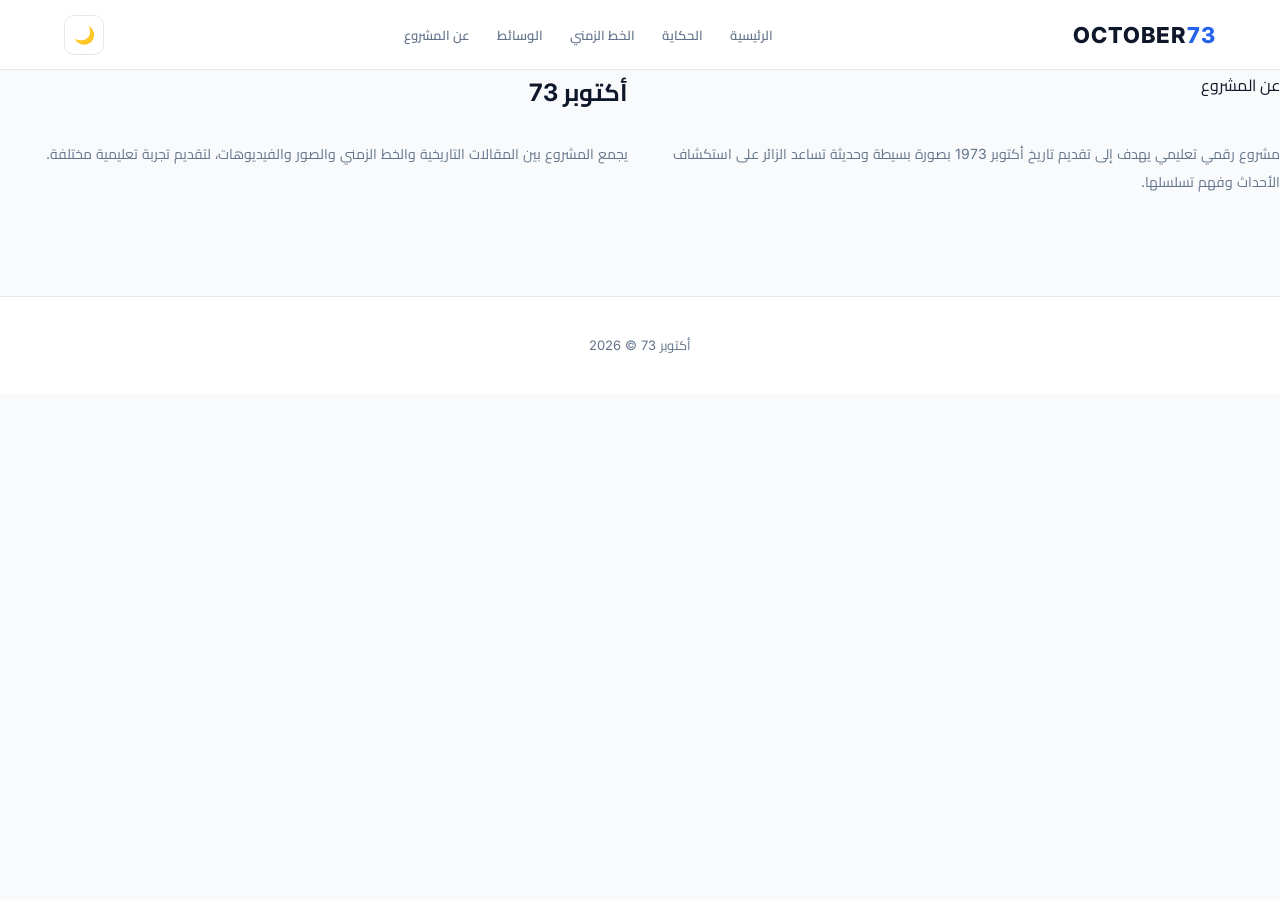
<file: about.html>
<!DOCTYPE html>
<html lang="ar" dir="rtl">

<head>

    <meta charset="UTF-8">

    <meta
        name="viewport"
        content="width=device-width, initial-scale=1.0"
    >

    <title>أكتوبر 73 | عن المشروع</title>

    <link rel="stylesheet" href="style.css">
    <link rel="stylesheet" href="home.css">

</head>

<body>

    <header class="navbar">

        <div class="nav-logo">
            OCTOBER<span>73</span>
        </div>

        <nav>

            <a href="home.html">الرئيسية</a>

            <a href="story.html">الحكاية</a>

            <a href="timeline.html">الخط الزمني</a>

            <a href="media.html">الوسائط</a>

            <a href="about.html">عن المشروع</a>

        </nav>

        <button
            id="themeButton"
            class="theme-button"
        >
            🌙
        </button>

    </header>


    <main>

        <section class="about-section">

            <div class="about-content">

                <span>
                    عن المشروع
                </span>

                <h1>
                    أكتوبر 73
                </h1>

                <p>
                    مشروع رقمي تعليمي يهدف إلى تقديم
                    تاريخ أكتوبر 1973 بصورة بسيطة
                    وحديثة تساعد الزائر على استكشاف
                    الأحداث وفهم تسلسلها.
                </p>

                <p>
                    يجمع المشروع بين المقالات التاريخية
                    والخط الزمني والصور والفيديوهات،
                    لتقديم تجربة تعليمية مختلفة.
                </p>

            </div>

        </section>

    </main>


    <footer>

        <p>
            أكتوبر 73 © 2026
        </p>

    </footer>


    <script src="theme.js"></script>

</body>

</html>
</file>
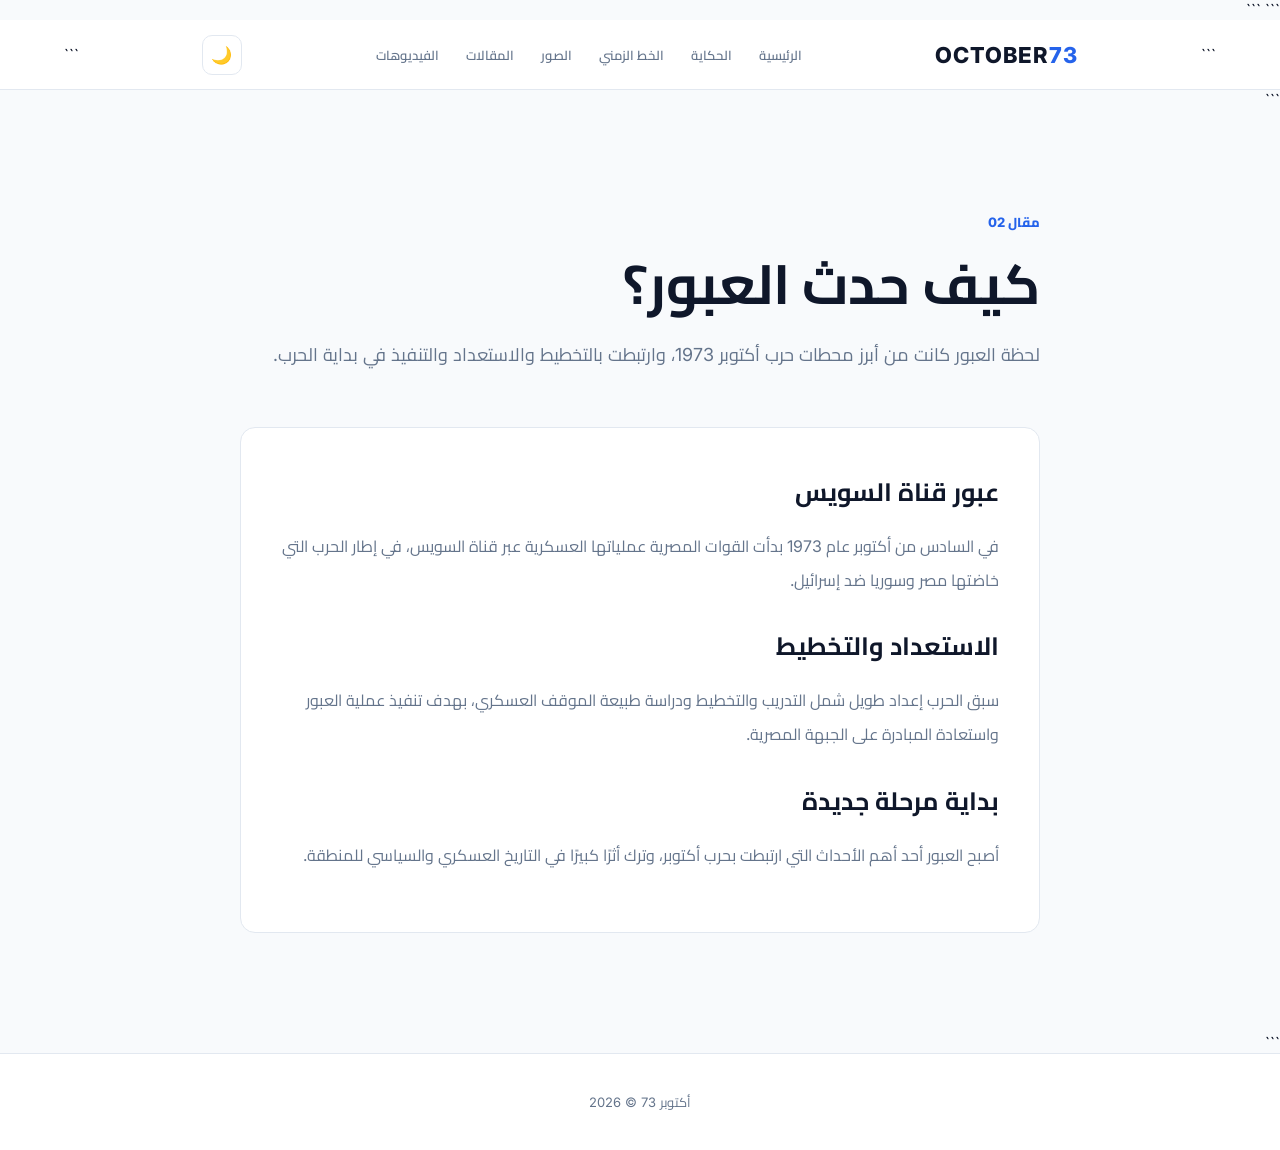
<file: article-2.html>
<!DOCTYPE html>

<html lang="ar" dir="rtl">

<head>
    <meta charset="UTF-8">
    <meta name="viewport" content="width=device-width, initial-scale=1.0">

```
<title>أكتوبر 73 | كيف حدث العبور؟</title>

<link rel="stylesheet" href="style.css">
<link rel="stylesheet" href="home.css">
```

</head>

<body>

<header class="navbar">

```
<div class="nav-logo">
    OCTOBER<span>73</span>
</div>

<nav>
    <a href="home.html">الرئيسية</a>
    <a href="story.html">الحكاية</a>
    <a href="timeline.html">الخط الزمني</a>
    <a href="images.html">الصور</a>
    <a href="articles.html">المقالات</a>
    <a href="videos.html">الفيديوهات</a>
</nav>

<button id="themeButton" class="theme-button">🌙</button>
```

</header>

<main>

```
<article class="article-page">

    <span class="article-label">مقال 02</span>

    <h1>كيف حدث العبور؟</h1>

    <p class="article-intro">
        لحظة العبور كانت من أبرز محطات حرب أكتوبر 1973،
        وارتبطت بالتخطيط والاستعداد والتنفيذ في بداية الحرب.
    </p>


    <div class="article-body">

        <h2>عبور قناة السويس</h2>

        <p>
            في السادس من أكتوبر عام 1973 بدأت القوات المصرية
            عملياتها العسكرية عبر قناة السويس، في إطار الحرب
            التي خاضتها مصر وسوريا ضد إسرائيل.
        </p>

        <h2>الاستعداد والتخطيط</h2>

        <p>
            سبق الحرب إعداد طويل شمل التدريب والتخطيط ودراسة
            طبيعة الموقف العسكري، بهدف تنفيذ عملية العبور
            واستعادة المبادرة على الجبهة المصرية.
        </p>

        <h2>بداية مرحلة جديدة</h2>

        <p>
            أصبح العبور أحد أهم الأحداث التي ارتبطت بحرب أكتوبر،
            وترك أثرًا كبيرًا في التاريخ العسكري والسياسي للمنطقة.
        </p>

    </div>

</article>
```

</main>

<footer>
    <p>أكتوبر 73 © 2026</p>
</footer>

<script src="theme.js"></script>

</body>
</html>
</file>
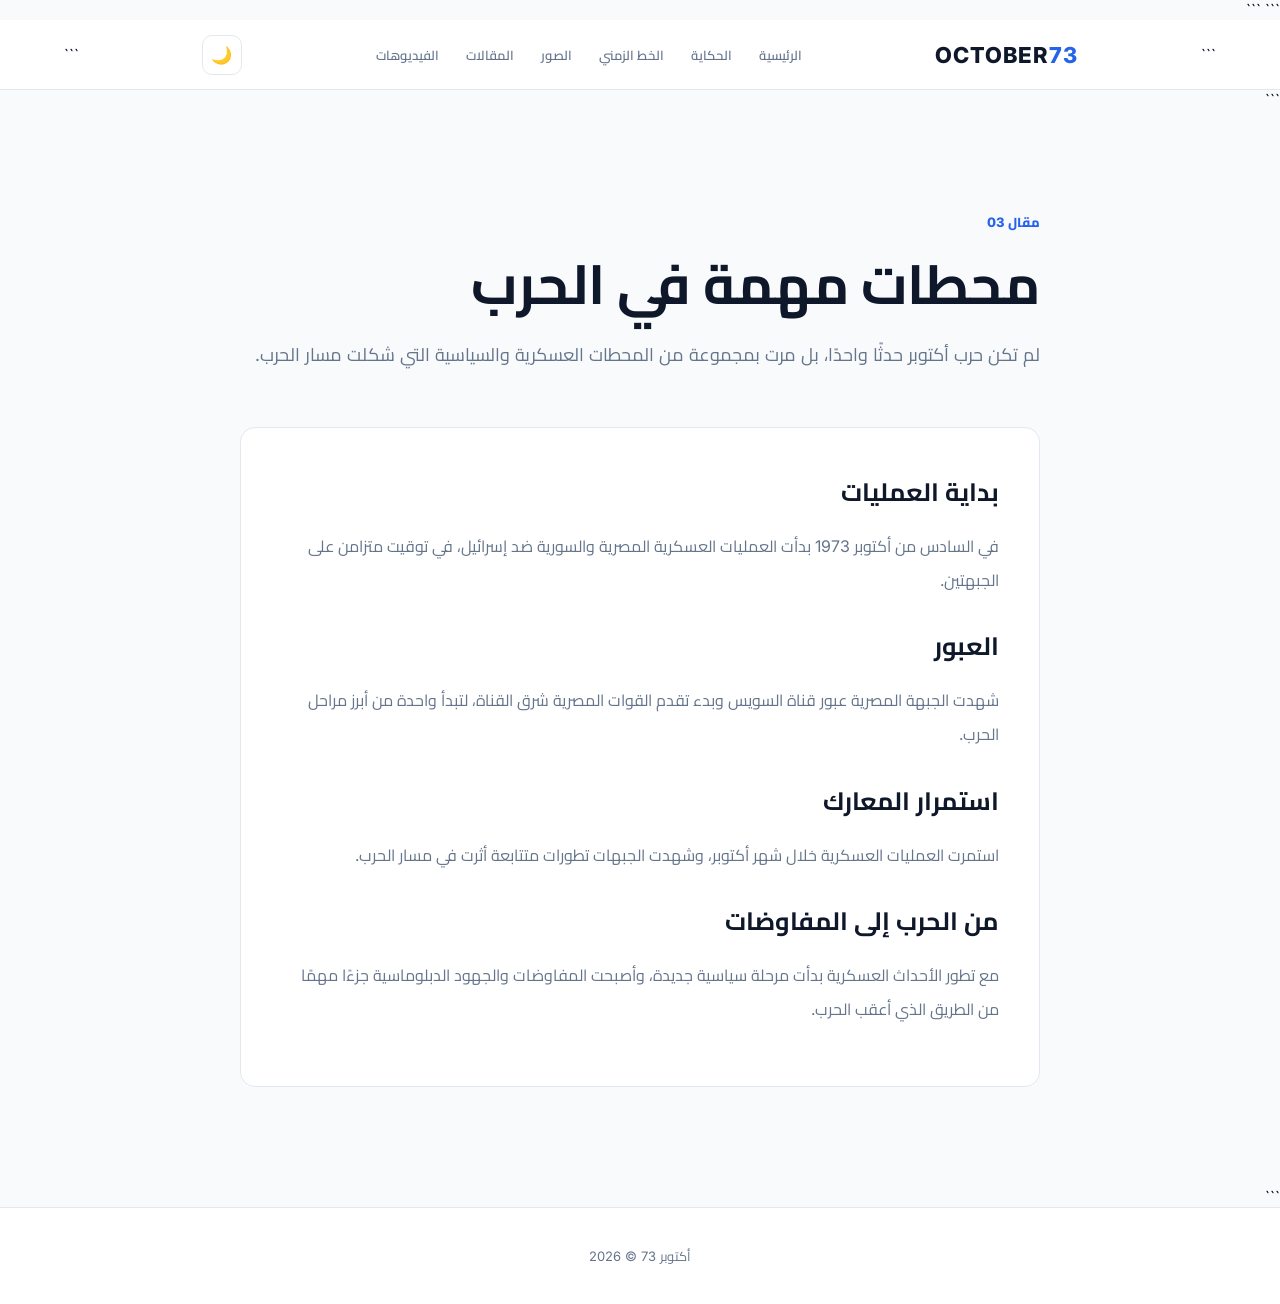
<file: article-3.html>
<!DOCTYPE html>

<html lang="ar" dir="rtl">

<head>
    <meta charset="UTF-8">
    <meta name="viewport" content="width=device-width, initial-scale=1.0">

```
<title>أكتوبر 73 | محطات مهمة في الحرب</title>

<link rel="stylesheet" href="style.css">
<link rel="stylesheet" href="home.css">
```

</head>

<body>

<header class="navbar">

```
<div class="nav-logo">
    OCTOBER<span>73</span>
</div>

<nav>
    <a href="home.html">الرئيسية</a>
    <a href="story.html">الحكاية</a>
    <a href="timeline.html">الخط الزمني</a>
    <a href="images.html">الصور</a>
    <a href="articles.html">المقالات</a>
    <a href="videos.html">الفيديوهات</a>
</nav>

<button id="themeButton" class="theme-button">🌙</button>
```

</header>

<main>

```
<article class="article-page">

    <span class="article-label">مقال 03</span>

    <h1>محطات مهمة في الحرب</h1>

    <p class="article-intro">
        لم تكن حرب أكتوبر حدثًا واحدًا، بل مرت بمجموعة من
        المحطات العسكرية والسياسية التي شكلت مسار الحرب.
    </p>


    <div class="article-body">

        <h2>بداية العمليات</h2>

        <p>
            في السادس من أكتوبر 1973 بدأت العمليات العسكرية
            المصرية والسورية ضد إسرائيل، في توقيت متزامن
            على الجبهتين.
        </p>

        <h2>العبور</h2>

        <p>
            شهدت الجبهة المصرية عبور قناة السويس وبدء تقدم
            القوات المصرية شرق القناة، لتبدأ واحدة من أبرز
            مراحل الحرب.
        </p>

        <h2>استمرار المعارك</h2>

        <p>
            استمرت العمليات العسكرية خلال شهر أكتوبر،
            وشهدت الجبهات تطورات متتابعة أثرت في مسار الحرب.
        </p>

        <h2>من الحرب إلى المفاوضات</h2>

        <p>
            مع تطور الأحداث العسكرية بدأت مرحلة سياسية جديدة،
            وأصبحت المفاوضات والجهود الدبلوماسية جزءًا مهمًا
            من الطريق الذي أعقب الحرب.
        </p>

    </div>

</article>
```

</main>

<footer>
    <p>أكتوبر 73 © 2026</p>
</footer>

<script src="theme.js"></script>

</body>
</html>
</file>
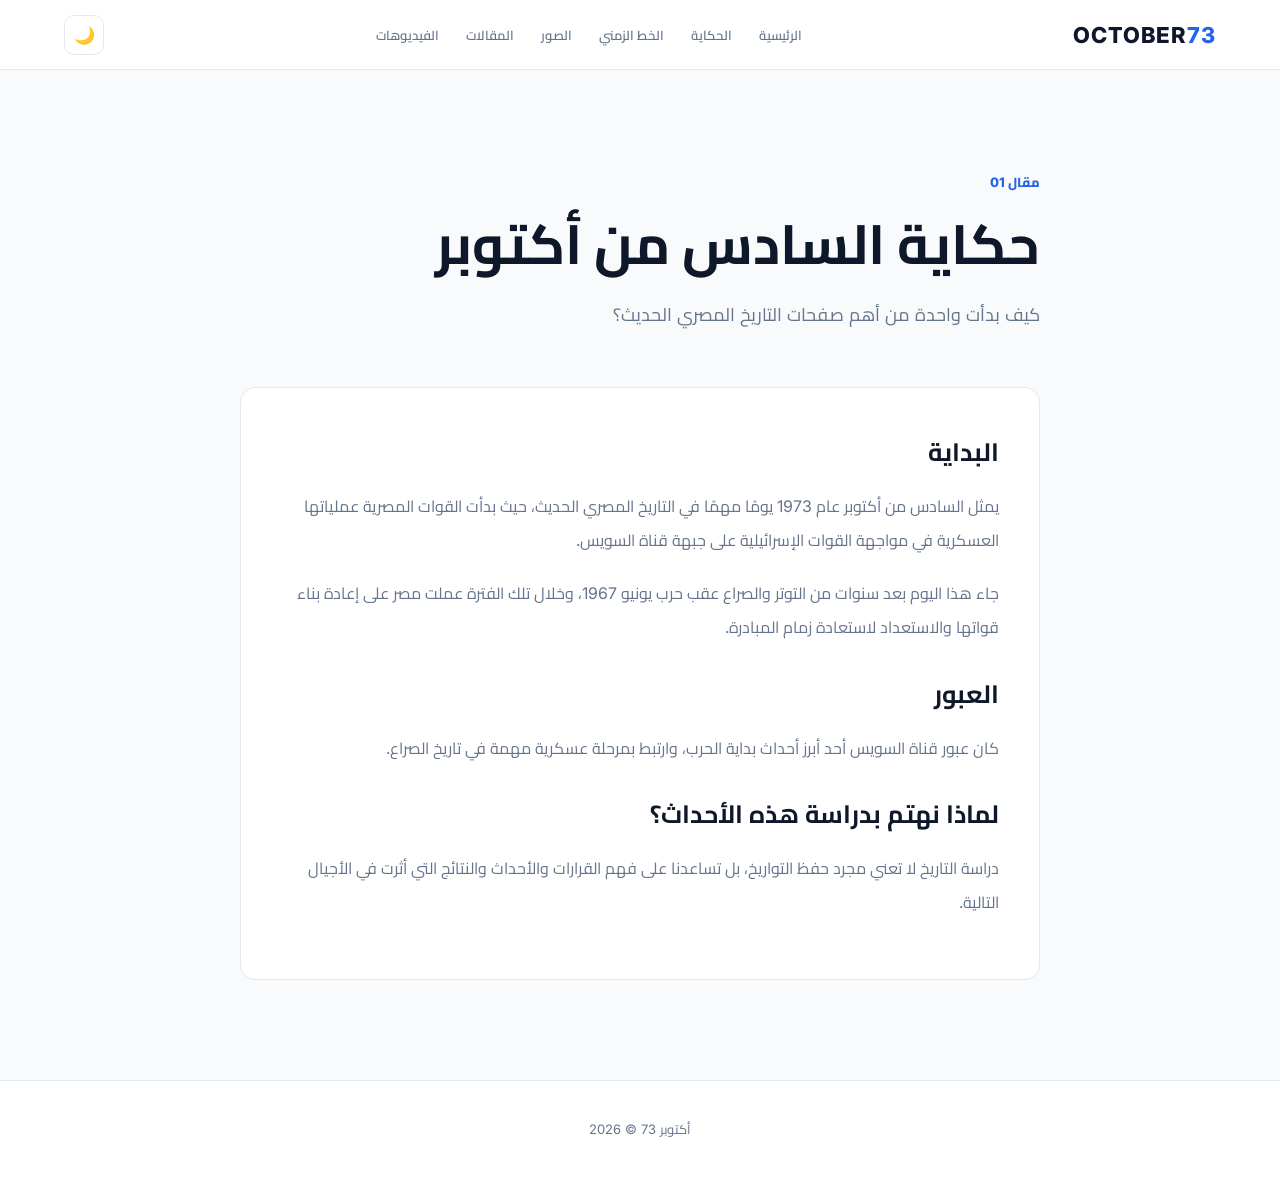
<file: articles.html>
<!DOCTYPE html>
<html lang="ar" dir="rtl">

<head>

    <meta charset="UTF-8">

    <meta
        name="viewport"
        content="width=device-width, initial-scale=1.0"
    >

    <title>حكاية السادس من أكتوبر</title>

    <link rel="stylesheet" href="style.css">
    <link rel="stylesheet" href="home.css">

</head>

<body>

<header class="navbar">

    <div class="nav-logo">
        OCTOBER<span>73</span>
    </div>

    <nav>

        <a href="home.html">الرئيسية</a>
        <a href="story.html">الحكاية</a>
        <a href="timeline.html">الخط الزمني</a>
        <a href="images.html">الصور</a>
        <a href="articles.html">المقالات</a>
        <a href="videos.html">الفيديوهات</a>

    </nav>

    <button
        id="themeButton"
        class="theme-button"
    >
        🌙
    </button>

</header>


<main>

<section class="article-page">

    <span class="article-label">
        مقال 01
    </span>

    <h1>
        حكاية السادس من أكتوبر
    </h1>

    <p class="article-intro">
        كيف بدأت واحدة من أهم صفحات التاريخ
        المصري الحديث؟
    </p>


    <div class="article-body">

        <h2>
            البداية
        </h2>

        <p>
            يمثل السادس من أكتوبر عام 1973 يومًا
            مهمًا في التاريخ المصري الحديث، حيث
            بدأت القوات المصرية عملياتها العسكرية
            في مواجهة القوات الإسرائيلية على جبهة
            قناة السويس.
        </p>

        <p>
            جاء هذا اليوم بعد سنوات من التوتر
            والصراع عقب حرب يونيو 1967، وخلال تلك
            الفترة عملت مصر على إعادة بناء قواتها
            والاستعداد لاستعادة زمام المبادرة.
        </p>


        <h2>
            العبور
        </h2>

        <p>
            كان عبور قناة السويس أحد أبرز أحداث
            بداية الحرب، وارتبط بمرحلة عسكرية
            مهمة في تاريخ الصراع.
        </p>


        <h2>
            لماذا نهتم بدراسة هذه الأحداث؟
        </h2>

        <p>
            دراسة التاريخ لا تعني مجرد حفظ التواريخ،
            بل تساعدنا على فهم القرارات والأحداث
            والنتائج التي أثرت في الأجيال التالية.
        </p>

    </div>

</section>

</main>


<footer>

    <p>
        أكتوبر 73 © 2026
    </p>

</footer>


<script src="theme.js"></script>

</body>

</html>
</file>
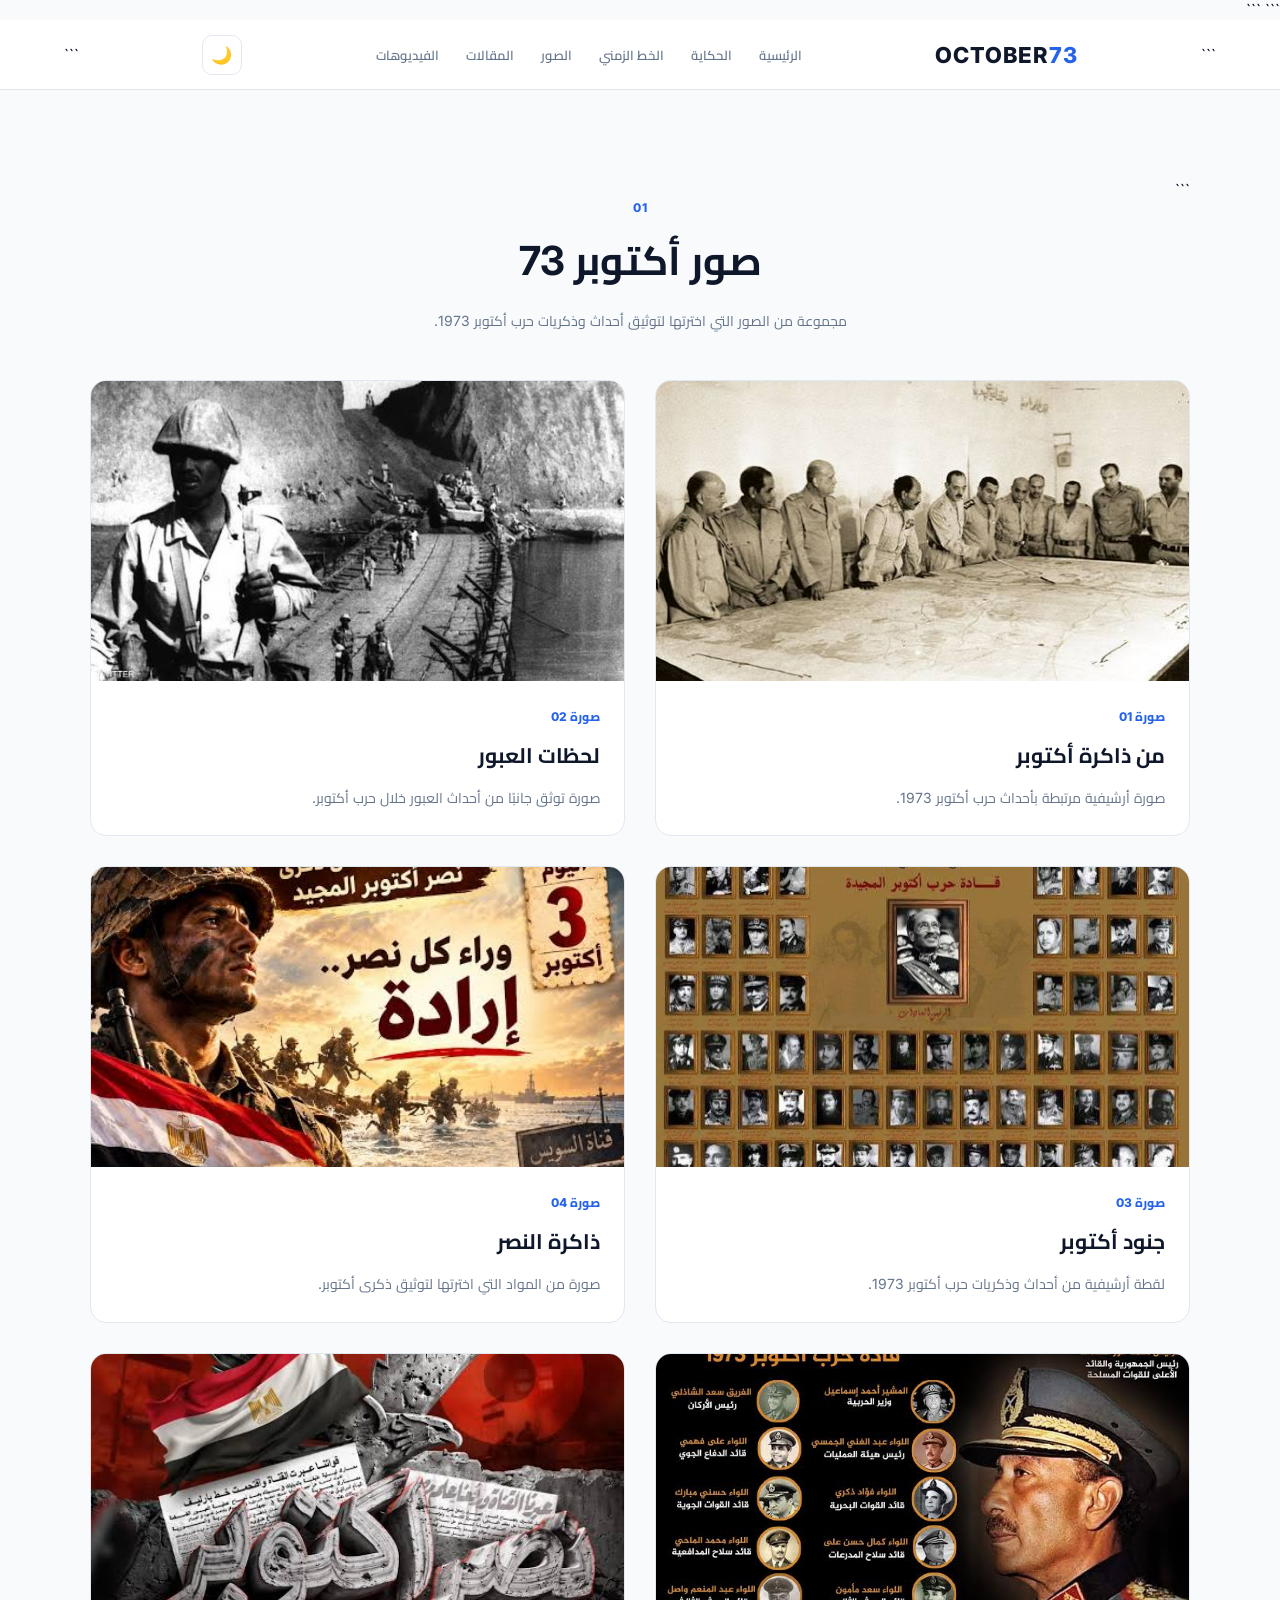
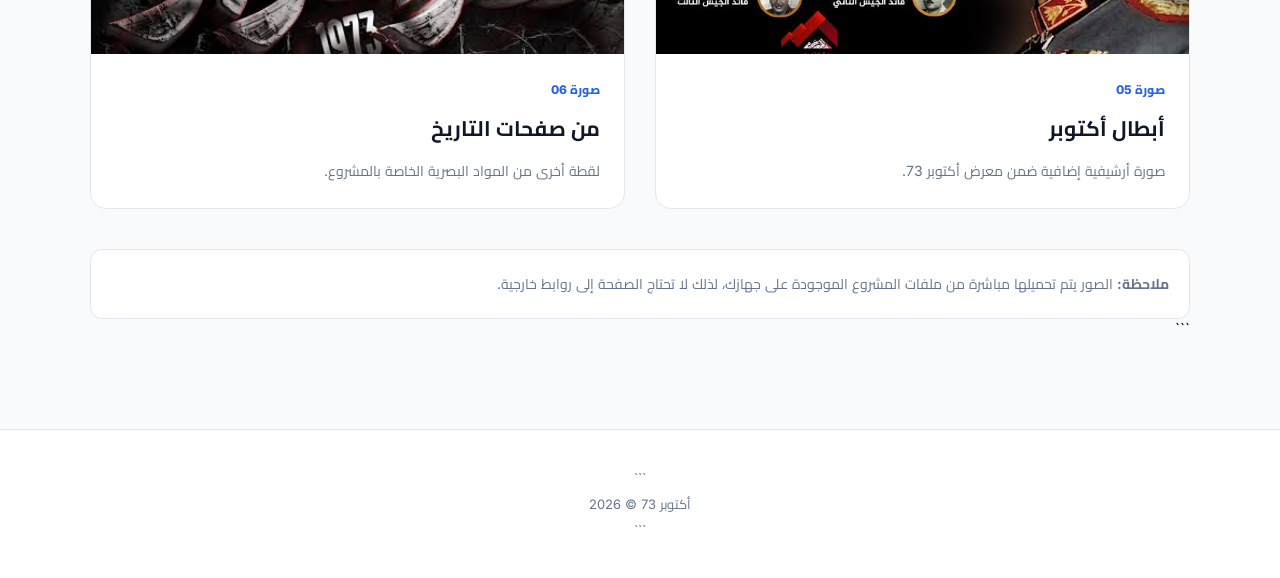
<file: images.html>
<!DOCTYPE html>

<html lang="ar" dir="rtl">

<head>
    <meta charset="UTF-8">
    <meta name="viewport" content="width=device-width, initial-scale=1.0">

```
<title>أكتوبر 73 | الصور</title>

<link rel="stylesheet" href="style.css">
<link rel="stylesheet" href="home.css">

<style>

    .images-page {
        max-width: 1150px;
        margin: auto;
    }

    .image-grid {
        display: grid;
        grid-template-columns: repeat(2, 1fr);
        gap: 30px;
        margin-top: 45px;
    }

    .image-card {
        overflow: hidden;
        background: var(--surface);
        border: 1px solid var(--border);
        border-radius: 16px;
        transition: 0.3s ease;
    }

    .image-card:hover {
        transform: translateY(-5px);
        box-shadow: 0 18px 35px rgba(15, 23, 42, 0.12);
    }

    .image-card img {
        width: 100%;
        height: 300px;
        display: block;
        object-fit: cover;
        background: #e2e8f0;
    }

    .image-content {
        padding: 24px;
    }

    .image-number {
        color: var(--primary);
        font-size: 12px;
        font-weight: 800;
    }

    .image-content h2 {
        margin: 8px 0 10px;
        font-size: 21px;
    }

    .image-content p {
        color: var(--muted);
        line-height: 1.9;
        font-size: 14px;
    }

    .image-note {
        margin-top: 40px;
        padding: 20px;
        border: 1px solid var(--border);
        border-radius: 12px;
        background: var(--surface);
        color: var(--muted);
        line-height: 2;
        font-size: 14px;
    }

    @media (max-width: 750px) {

        .image-grid {
            grid-template-columns: 1fr;
        }

        .image-card img {
            height: 260px;
        }

    }

</style>
```

</head>

<body>

<header class="navbar">

```
<div class="nav-logo">
    OCTOBER<span>73</span>
</div>

<nav>
    <a href="home.html">الرئيسية</a>
    <a href="story.html">الحكاية</a>
    <a href="timeline.html">الخط الزمني</a>
    <a href="images.html">الصور</a>
    <a href="articles.html">المقالات</a>
    <a href="videos.html">الفيديوهات</a>
</nav>

<button id="themeButton" class="theme-button">🌙</button>
```

</header>

<main>

<section class="content-section images-page">

```
<div class="section-title">

    <span>01</span>

    <h1>صور أكتوبر 73</h1>

    <p>
        مجموعة من الصور التي اخترتها لتوثيق أحداث وذكريات حرب أكتوبر 1973.
    </p>

</div>


<div class="image-grid">


    <!-- الصورة الأولى -->

    <article class="image-card">

        <img
            src="i1.jpeg"
            alt="صورة أرشيفية من حرب أكتوبر 1973">

        <div class="image-content">

            <span class="image-number">صورة 01</span>

            <h2>من ذاكرة أكتوبر</h2>

            <p>
                صورة أرشيفية مرتبطة بأحداث حرب أكتوبر 1973.
            </p>

        </div>

    </article>


    <!-- الصورة الثانية -->

    <article class="image-card">

        <img
            src="i6.jpeg"
            alt="صورة أرشيفية من حرب أكتوبر 1973">

        <div class="image-content">

            <span class="image-number">صورة 02</span>

            <h2>لحظات العبور</h2>

            <p>
                صورة توثق جانبًا من أحداث العبور خلال حرب أكتوبر.
            </p>

        </div>

    </article>


    <!-- الصورة الثالثة -->

    <article class="image-card">

        <img
            src="i2.jpeg"
            alt="صورة أرشيفية من حرب أكتوبر 1973">

        <div class="image-content">

            <span class="image-number">صورة 03</span>

            <h2>جنود أكتوبر</h2>

            <p>
                لقطة أرشيفية من أحداث وذكريات حرب أكتوبر 1973.
            </p>

        </div>

    </article>


    <!-- الصورة الرابعة -->

    <article class="image-card">

        <img
            src="i7.jpeg"
            alt="صورة أرشيفية من حرب أكتوبر 1973">

        <div class="image-content">

            <span class="image-number">صورة 04</span>

            <h2>ذاكرة النصر</h2>

            <p>
                صورة من المواد التي اخترتها لتوثيق ذكرى أكتوبر.
            </p>

        </div>

    </article>


    <!-- الصورة الخامسة -->

    <article class="image-card">

        <img
            src="i4.jpeg"
            alt="صورة أرشيفية من حرب أكتوبر 1973">

        <div class="image-content">

            <span class="image-number">صورة 05</span>

            <h2>أبطال أكتوبر</h2>

            <p>
                صورة أرشيفية إضافية ضمن معرض أكتوبر 73.
            </p>

        </div>

    </article>


    <!-- الصورة السادسة -->

    <article class="image-card">

        <img
            src="i5.jpeg"
            alt="صورة أرشيفية من حرب أكتوبر 1973">

        <div class="image-content">

            <span class="image-number">صورة 06</span>

            <h2>من صفحات التاريخ</h2>

            <p>
                لقطة أخرى من المواد البصرية الخاصة بالمشروع.
            </p>

        </div>

    </article>


</div>


<div class="image-note">

    <strong>ملاحظة:</strong>

    الصور يتم تحميلها مباشرة من ملفات المشروع الموجودة
    على جهازك، لذلك لا تحتاج الصفحة إلى روابط خارجية.

</div>
```

</section>

</main>

<footer>

```
<p>
    أكتوبر 73 © 2026
</p>
```

</footer>

<script src="theme.js"></script>

</body>

</html>
</file>
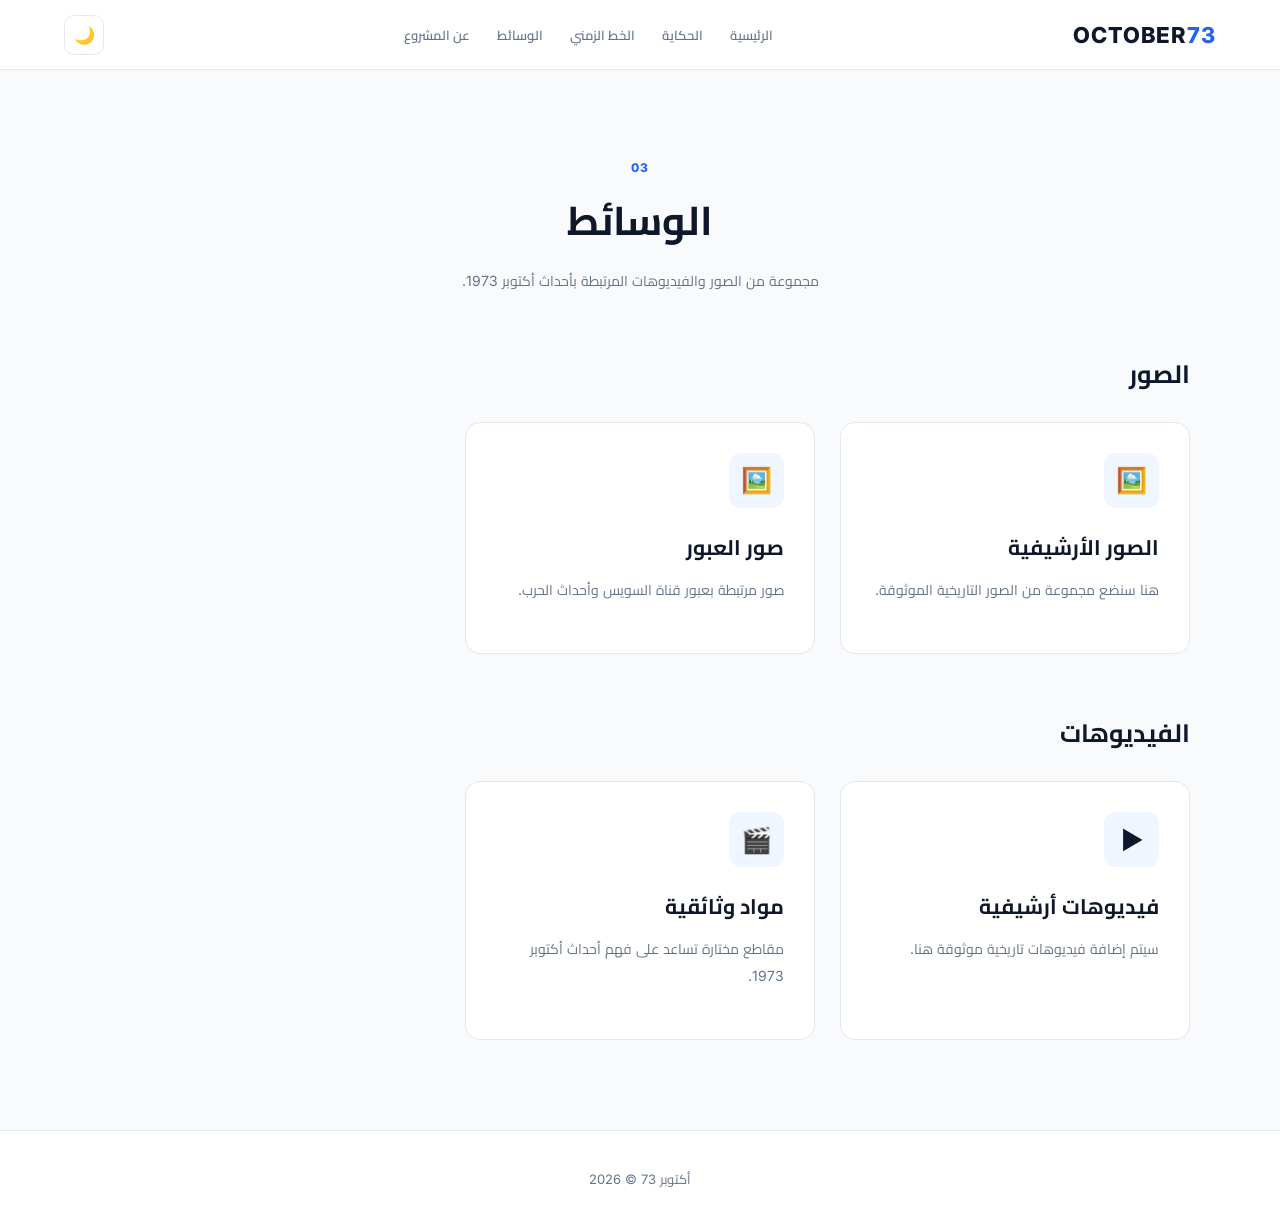
<file: media.html>
<!DOCTYPE html>
<html lang="ar" dir="rtl">

<head>

    <meta charset="UTF-8">

    <meta
        name="viewport"
        content="width=device-width, initial-scale=1.0"
    >

    <title>أكتوبر 73 | الوسائط</title>

    <link rel="stylesheet" href="style.css">
    <link rel="stylesheet" href="home.css">

</head>

<body>

    <header class="navbar">

        <div class="nav-logo">
            OCTOBER<span>73</span>
        </div>

        <nav>

            <a href="home.html">الرئيسية</a>

            <a href="story.html">الحكاية</a>

            <a href="timeline.html">الخط الزمني</a>

            <a href="media.html">الوسائط</a>

            <a href="about.html">عن المشروع</a>

        </nav>

        <button
            id="themeButton"
            class="theme-button"
        >
            🌙
        </button>

    </header>


    <main>

        <section class="content-section">

            <div class="section-title">

                <span>03</span>

                <h1>
                    الوسائط
                </h1>

                <p>
                    مجموعة من الصور والفيديوهات المرتبطة
                    بأحداث أكتوبر 1973.
                </p>

            </div>


            <h2 class="media-heading">
                الصور
            </h2>


            <div class="media-grid">

                <div class="media-card">

                    <div class="media-icon">
                        🖼️
                    </div>

                    <h3>
                        الصور الأرشيفية
                    </h3>

                    <p>
                        هنا سنضع مجموعة من الصور
                        التاريخية الموثوقة.
                    </p>

                </div>


                <div class="media-card">

                    <div class="media-icon">
                        🖼️
                    </div>

                    <h3>
                        صور العبور
                    </h3>

                    <p>
                        صور مرتبطة بعبور قناة السويس
                        وأحداث الحرب.
                    </p>

                </div>

            </div>


            <h2 class="media-heading">
                الفيديوهات
            </h2>


            <div class="media-grid">

                <div class="media-card">

                    <div class="media-icon">
                        ▶️
                    </div>

                    <h3>
                        فيديوهات أرشيفية
                    </h3>

                    <p>
                        سيتم إضافة فيديوهات تاريخية
                        موثوقة هنا.
                    </p>

                </div>


                <div class="media-card">

                    <div class="media-icon">
                        🎬
                    </div>

                    <h3>
                        مواد وثائقية
                    </h3>

                    <p>
                        مقاطع مختارة تساعد على فهم
                        أحداث أكتوبر 1973.
                    </p>

                </div>

            </div>

        </section>

    </main>


    <footer>

        <p>
            أكتوبر 73 © 2026
        </p>

    </footer>


    <script src="theme.js"></script>

</body>

</html>
</file>
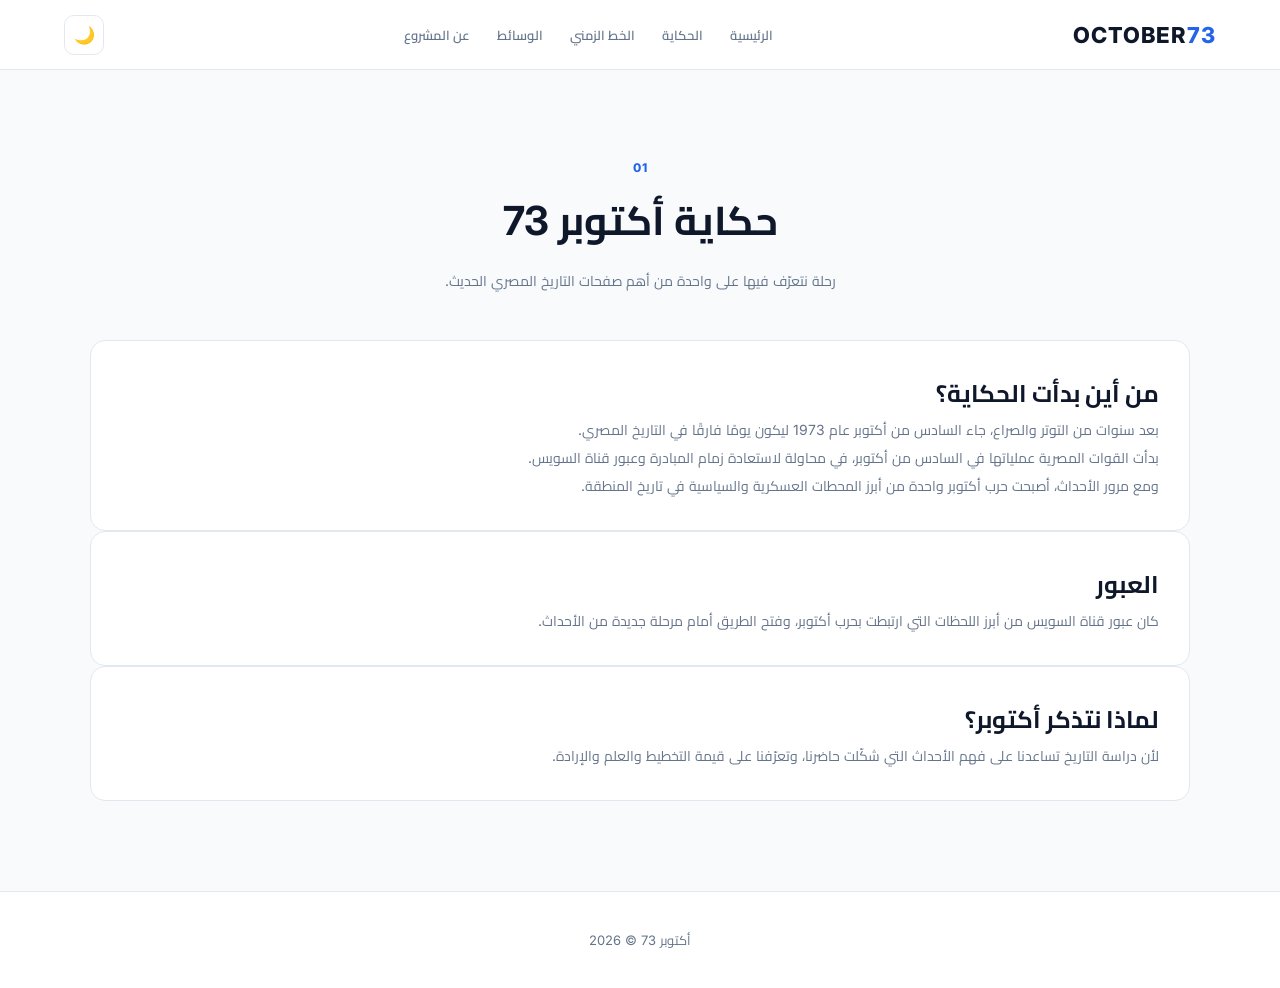
<file: story.html>
<!DOCTYPE html>
<html lang="ar" dir="rtl">

<head>

    <meta charset="UTF-8">

    <meta
        name="viewport"
        content="width=device-width, initial-scale=1.0"
    >

    <title>أكتوبر 73 | الحكاية</title>

    <link rel="stylesheet" href="style.css">
    <link rel="stylesheet" href="home.css">

</head>

<body>

    <header class="navbar">

        <div class="nav-logo">
            OCTOBER<span>73</span>
        </div>

        <nav>

            <a href="home.html">الرئيسية</a>

            <a href="story.html">الحكاية</a>

            <a href="timeline.html">الخط الزمني</a>

            <a href="media.html">الوسائط</a>

            <a href="about.html">عن المشروع</a>

        </nav>

        <button
            id="themeButton"
            class="theme-button"
        >
            🌙
        </button>

    </header>


    <main>

        <section class="content-section">

            <div class="section-title">

                <span>01</span>

                <h1>
                    حكاية أكتوبر 73
                </h1>

                <p>
                    رحلة نتعرّف فيها على واحدة من أهم
                    صفحات التاريخ المصري الحديث.
                </p>

            </div>


            <article class="info-card">

                <h2>
                    من أين بدأت الحكاية؟
                </h2>

                <p>
                    بعد سنوات من التوتر والصراع، جاء
                    السادس من أكتوبر عام 1973 ليكون
                    يومًا فارقًا في التاريخ المصري.
                </p>

                <p>
                    بدأت القوات المصرية عملياتها في
                    السادس من أكتوبر، في محاولة
                    لاستعادة زمام المبادرة وعبور
                    قناة السويس.
                </p>

                <p>
                    ومع مرور الأحداث، أصبحت حرب أكتوبر
                    واحدة من أبرز المحطات العسكرية
                    والسياسية في تاريخ المنطقة.
                </p>

            </article>


            <article class="info-card">

                <h2>
                    العبور
                </h2>

                <p>
                    كان عبور قناة السويس من أبرز
                    اللحظات التي ارتبطت بحرب أكتوبر،
                    وفتح الطريق أمام مرحلة جديدة
                    من الأحداث.
                </p>

            </article>


            <article class="info-card">

                <h2>
                    لماذا نتذكر أكتوبر؟
                </h2>

                <p>
                    لأن دراسة التاريخ تساعدنا على فهم
                    الأحداث التي شكّلت حاضرنا، وتعرّفنا
                    على قيمة التخطيط والعلم والإرادة.
                </p>

            </article>

        </section>

    </main>


    <footer>

        <p>
            أكتوبر 73 © 2026
        </p>

    </footer>


    <script src="theme.js"></script>

</body>

</html>
</file>
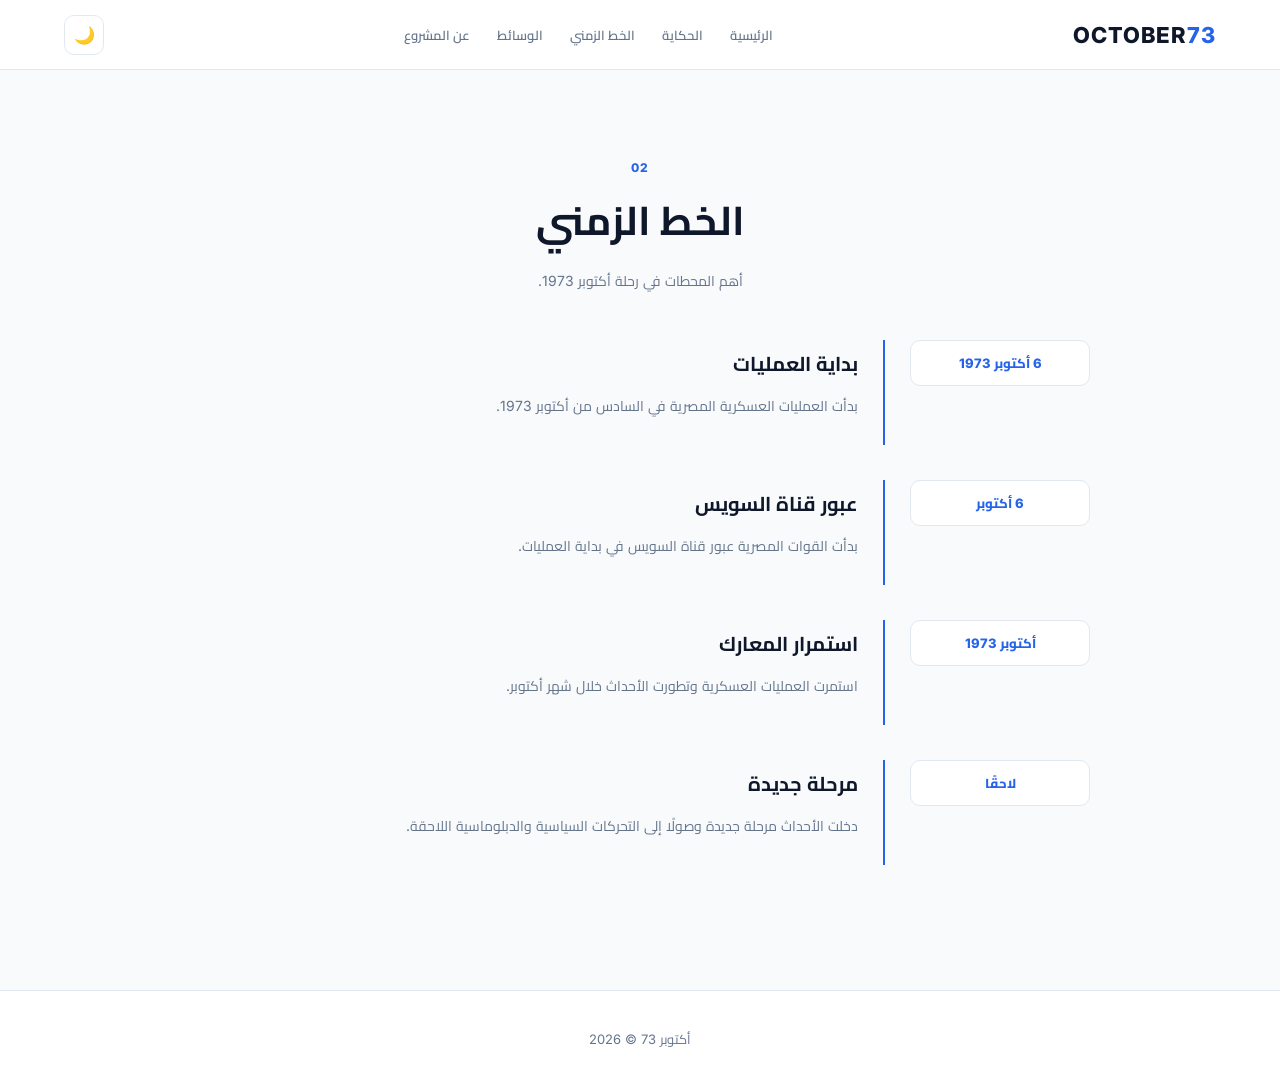
<file: timeline.html>
<!DOCTYPE html>
<html lang="ar" dir="rtl">

<head>

    <meta charset="UTF-8">

    <meta
        name="viewport"
        content="width=device-width, initial-scale=1.0"
    >

    <title>أكتوبر 73 | الخط الزمني</title>

    <link rel="stylesheet" href="style.css">
    <link rel="stylesheet" href="home.css">

</head>

<body>

    <header class="navbar">

        <div class="nav-logo">
            OCTOBER<span>73</span>
        </div>

        <nav>

            <a href="home.html">الرئيسية</a>

            <a href="story.html">الحكاية</a>

            <a href="timeline.html">الخط الزمني</a>

            <a href="media.html">الوسائط</a>

            <a href="about.html">عن المشروع</a>

        </nav>

        <button
            id="themeButton"
            class="theme-button"
        >
            🌙
        </button>

    </header>


    <main>

        <section class="timeline-section">

            <div class="section-title">

                <span>02</span>

                <h1>
                    الخط الزمني
                </h1>

                <p>
                    أهم المحطات في رحلة أكتوبر 1973.
                </p>

            </div>


            <div class="timeline">


                <div class="timeline-item">

                    <div class="timeline-date">
                        6 أكتوبر 1973
                    </div>

                    <div class="timeline-content">

                        <h3>
                            بداية العمليات
                        </h3>

                        <p>
                            بدأت العمليات العسكرية المصرية
                            في السادس من أكتوبر 1973.
                        </p>

                    </div>

                </div>


                <div class="timeline-item">

                    <div class="timeline-date">
                        6 أكتوبر
                    </div>

                    <div class="timeline-content">

                        <h3>
                            عبور قناة السويس
                        </h3>

                        <p>
                            بدأت القوات المصرية عبور
                            قناة السويس في بداية العمليات.
                        </p>

                    </div>

                </div>


                <div class="timeline-item">

                    <div class="timeline-date">
                        أكتوبر 1973
                    </div>

                    <div class="timeline-content">

                        <h3>
                            استمرار المعارك
                        </h3>

                        <p>
                            استمرت العمليات العسكرية
                            وتطورت الأحداث خلال شهر أكتوبر.
                        </p>

                    </div>

                </div>


                <div class="timeline-item">

                    <div class="timeline-date">
                        لاحقًا
                    </div>

                    <div class="timeline-content">

                        <h3>
                            مرحلة جديدة
                        </h3>

                        <p>
                            دخلت الأحداث مرحلة جديدة
                            وصولًا إلى التحركات السياسية
                            والدبلوماسية اللاحقة.
                        </p>

                    </div>

                </div>


            </div>

        </section>

    </main>


    <footer>

        <p>
            أكتوبر 73 © 2026
        </p>

    </footer>


    <script src="theme.js"></script>

</body>

</html>
</file>
<file: style.css>
@import url('https://fonts.googleapis.com/css2?family=Cairo:wght@400;500;600;700;800&family=Inter:wght@400;500;600;700;800&display=swap');

* {
    margin: 0;
    padding: 0;
    box-sizing: border-box;
}

html {
    scroll-behavior: smooth;
}

body {
    font-family: 'Inter', 'Cairo', sans-serif;

    background: #f8fafc;

    color: #0f172a;

    min-height: 100vh;
}

button,
input {
    font-family: inherit;
}

button {
    cursor: pointer;
}

::selection {
    background: #3b82f6;
    color: white;
}
</file>
<file: home.css>
/* ========================================
   OCTOBER 73 - HOME.CSS
   ======================================== */

:root {
    --bg: #f8fafc;
    --surface: #ffffff;
    --text: #0f172a;
    --muted: #64748b;
    --border: #e2e8f0;

    --primary: #2563eb;
    --primary-light: #60a5fa;

    --hero-bg: #eff6ff;
    --timeline-bg: #f8fafc;
}


/* ========================================
   GENERAL
   ======================================== */

body {
    background: var(--bg);
    color: var(--text);

    transition:
        background 0.3s ease,
        color 0.3s ease;
}


/* ========================================
   LOADING SCREEN
   ======================================== */

.loading-screen {
    position: fixed;
    inset: 0;

    z-index: 9999;

    display: flex;
    align-items: center;
    justify-content: center;

    background: var(--bg);

    transition: opacity 0.4s ease;
}

.loading-content {
    width: min(90%, 380px);
    text-align: center;
}

.loading-logo {
    margin-bottom: 15px;

    color: var(--text);

    font-size: 32px;
    font-weight: 800;

    letter-spacing: 2px;
}

.loading-logo span {
    color: var(--primary);
}

.loading-content p {
    margin-bottom: 22px;

    color: var(--muted);

    font-size: 14px;
}

.loading-bar {
    width: 100%;
    height: 5px;

    overflow: hidden;

    border-radius: 50px;

    background: var(--border);
}

.loading-progress {
    width: 0;
    height: 100%;

    border-radius: 50px;

    background:
        linear-gradient(
            90deg,
            var(--primary),
            var(--primary-light)
        );

    animation:
        loadingProgress 1.5s ease forwards;
}

@keyframes loadingProgress {

    from {
        width: 0;
    }

    to {
        width: 100%;
    }
}


/* ========================================
   NAVBAR
   ======================================== */

.navbar {
    position: sticky;

    top: 0;

    z-index: 1000;

    min-height: 70px;

    display: flex;

    align-items: center;

    justify-content: space-between;

    gap: 20px;

    padding: 12px 5%;

    background:
        rgba(255, 255, 255, 0.92);

    border-bottom:
        1px solid var(--border);

    backdrop-filter: blur(14px);
}

.nav-logo {
    flex-shrink: 0;

    color: var(--text);

    font-size: 22px;

    font-weight: 800;

    letter-spacing: 1px;
}

.nav-logo span {
    color: var(--primary);
}

.navbar nav {
    display: flex;

    align-items: center;
    justify-content: center;

    gap: 5px;
}

.navbar nav a {
    padding: 9px 11px;

    border-radius: 8px;

    color: var(--muted);

    text-decoration: none;

    font-size: 13px;

    font-weight: 600;

    transition: 0.25s ease;
}

.navbar nav a:hover,
.navbar nav a.active {
    color: var(--primary);

    background: var(--hero-bg);
}


/* ========================================
   THEME BUTTON
   ======================================== */

.theme-button {
    width: 40px;
    height: 40px;

    display: flex;

    align-items: center;
    justify-content: center;

    flex-shrink: 0;

    border:
        1px solid var(--border);

    border-radius: 10px;

    background: var(--surface);

    font-size: 17px;

    transition: 0.25s ease;
}

.theme-button:hover {
    transform: translateY(-2px);
}


/* ========================================
   HERO
   ======================================== */

.hero {
    min-height: 720px;

    display: flex;

    align-items: center;

    justify-content: center;

    padding: 90px 25px;

    background:

        radial-gradient(
            circle at 20% 20%,
            rgba(96, 165, 250, 0.18),
            transparent 35%
        ),

        radial-gradient(
            circle at 80% 80%,
            rgba(37, 99, 235, 0.12),
            transparent 40%
        ),

        var(--bg);
}

.hero-content {
    width: min(100%, 1050px);

    text-align: center;
}


/* ========================================
   PROFILE
   الصورة + الاسم
   ======================================== */

.profile-box {
    display: flex;

    align-items: center;

    justify-content: center;

    gap: 24px;

    margin-bottom: 45px;

    direction: rtl;
}

.profile-image {
    width: 125px;
    height: 125px;

    flex-shrink: 0;

    object-fit: cover;

    border-radius: 50%;

    border: 4px solid #ffffff;

    box-shadow:
        0 12px 30px
        rgba(15, 23, 42, 0.20);

    background: #e2e8f0;

    transition: 0.3s ease;
}

.profile-image:hover {
    transform: scale(1.04);
}

.profile-info {
    text-align: right;
}

.profile-label {
    display: block;

    margin-bottom: 5px;

    color: var(--primary);

    font-size: 13px;

    font-weight: 700;
}

.profile-info h1 {
    margin: 0;

    color: var(--text);

    font-size:
        clamp(25px, 4vw, 38px);

    font-weight: 800;

    line-height: 1.5;
}

.profile-age {
    margin-top: 5px;

    color: var(--muted);

    font-size: 14px;
}

.profile-age strong {
    color: var(--primary);
}


/* ========================================
   OCTOBER DATE
   ======================================== */

.hero-date {
    margin-bottom: 14px;

    color: var(--primary);

    font-size: 14px;

    font-weight: 800;
}

.hero-divider {
    width: 60px;
    height: 3px;

    margin:
        0 auto 25px;

    border-radius: 50px;

    background:
        linear-gradient(
            90deg,
            var(--primary),
            var(--primary-light)
        );
}


/* ========================================
   "أهلاً بك في رحلة أكتوبر 73"
   أصغر
   ======================================== */

.hero h2 {
    margin-bottom: 15px;

    color: var(--text);

    font-size:
        clamp(27px, 4vw, 42px);

    font-weight: 700;

    line-height: 1.4;
}


/* ========================================
   "أهلاً بك يا محمد..."
   أكبر عنصر
   ======================================== */

#welcomeMessage {
    max-width: 950px;

    margin:
        0 auto 20px;

    color: var(--primary);

    font-size:
        clamp(38px, 7vw, 75px);

    font-weight: 800;

    line-height: 1.25;

    letter-spacing: -1px;

    text-shadow:
        0 8px 25px
        rgba(37, 99, 235, 0.10);
}


/* ========================================
   DATE & TIME
   ======================================== */

.hero-info {
    display: flex;

    align-items: center;

    justify-content: center;

    gap: 15px;

    margin: 25px 0;

    color: var(--muted);

    font-size: 12px;
}

.hero-info span {
    padding: 8px 13px;

    border:
        1px solid var(--border);

    border-radius: 8px;

    background: var(--surface);
}


/* ========================================
   HERO BUTTON
   ======================================== */

.hero-button {
    display: inline-block;

    margin-top: 8px;

    padding: 13px 23px;

    border-radius: 10px;

    background:
        linear-gradient(
            135deg,
            var(--primary),
            var(--primary-light)
        );

    color: #ffffff;

    text-decoration: none;

    font-size: 14px;

    font-weight: 700;

    box-shadow:
        0 10px 25px
        rgba(37, 99, 235, 0.18);

    transition: 0.25s ease;
}

.hero-button:hover {
    transform: translateY(-3px);

    box-shadow:
        0 15px 30px
        rgba(37, 99, 235, 0.25);
}


/* ========================================
   GENERAL SECTIONS
   ======================================== */

.content-section {
    max-width: 1150px;

    margin: auto;

    padding: 90px 25px;
}

.section-title {
    margin-bottom: 45px;

    text-align: center;
}

.section-title > span {
    display: block;

    margin-bottom: 8px;

    color: var(--primary);

    font-size: 12px;

    font-weight: 800;

    letter-spacing: 1px;
}

.section-title h1,
.section-title h2 {
    margin-bottom: 10px;

    color: var(--text);

    font-size:
        clamp(28px, 4vw, 40px);
}

.section-title p {
    max-width: 650px;

    margin: auto;

    color: var(--muted);

    font-size: 14px;

    line-height: 1.9;
}


/* ========================================
   INFO CARDS
   ======================================== */

.cards-grid {
    display: grid;

    grid-template-columns:
        repeat(3, 1fr);

    gap: 25px;
}

.info-card {
    padding: 30px;

    border:
        1px solid var(--border);

    border-radius: 15px;

    background: var(--surface);

    transition: 0.3s ease;
}

.info-card:hover {
    transform: translateY(-6px);

    box-shadow:
        0 18px 35px
        rgba(15, 23, 42, 0.08);
}

.card-number {
    display: block;

    margin-bottom: 18px;

    color: var(--primary);

    font-size: 12px;

    font-weight: 800;
}

.info-card h3 {
    margin-bottom: 12px;

    color: var(--text);

    font-size: 21px;
}

.info-card p {
    color: var(--muted);

    font-size: 14px;

    line-height: 2;
}


/* ========================================
   TIMELINE
   ======================================== */

.timeline-section {
    padding: 90px 25px;

    background: var(--timeline-bg);
}

.timeline {
    max-width: 900px;

    margin: auto;
}

.timeline-item {
    display: grid;

    grid-template-columns:
        180px 1fr;

    gap: 25px;

    padding-bottom: 35px;

    direction: rtl;
}

.timeline-date {
    height: fit-content;

    padding: 10px 15px;

    border:
        1px solid var(--border);

    border-radius: 10px;

    background: var(--surface);

    color: var(--primary);

    font-size: 13px;

    font-weight: 800;

    text-align: center;
}

.timeline-content {
    padding:
        5px 25px 25px;

    border-right:
        2px solid var(--primary);
}

.timeline-content h3 {
    margin-bottom: 10px;

    color: var(--text);

    font-size: 20px;
}

.timeline-content p {
    color: var(--muted);

    font-size: 14px;

    line-height: 2;
}


/* ========================================
   MEDIA
   ======================================== */

.media-grid {
    display: grid;

    grid-template-columns:
        repeat(3, 1fr);

    gap: 25px;
}

.media-card {
    display: block;

    padding: 30px;

    border:
        1px solid var(--border);

    border-radius: 15px;

    background: var(--surface);

    color: inherit;

    text-decoration: none;

    transition: 0.3s ease;
}

.media-card:hover {
    transform: translateY(-6px);

    box-shadow:
        0 18px 35px
        rgba(15, 23, 42, 0.08);
}

.media-icon {
    width: 55px;
    height: 55px;

    display: flex;

    align-items: center;
    justify-content: center;

    margin-bottom: 20px;

    border-radius: 12px;

    background: var(--hero-bg);

    font-size: 25px;
}

.media-card h3 {
    margin-bottom: 10px;

    color: var(--text);

    font-size: 21px;
}

.media-card p {
    margin-bottom: 20px;

    color: var(--muted);

    font-size: 14px;

    line-height: 1.9;
}

.media-button {
    display: inline-block;

    padding: 9px 14px;

    border-radius: 8px;

    background: #eff6ff;

    color: #2563eb;

    font-size: 13px;

    font-weight: 700;
}


/* ========================================
   ABOUT
   ======================================== */

.about-section {
    padding-bottom: 100px;
}

.about-content {
    display: grid;

    grid-template-columns:
        repeat(2, 1fr);

    gap: 25px;
}

.about-content > div {
    padding: 30px;

    border:
        1px solid var(--border);

    border-radius: 15px;

    background: var(--surface);
}

.about-content h3 {
    margin-bottom: 12px;

    color: var(--text);

    font-size: 21px;
}

.about-content p {
    color: var(--muted);

    font-size: 14px;

    line-height: 2;
}


/* ========================================
   PHOTO CARDS
   ======================================== */

.media-heading {
    margin-top: 55px;

    margin-bottom: 25px;

    color: var(--text);

    font-size: 25px;
}

.photo-card {
    overflow: hidden;

    border:
        1px solid var(--border);

    border-radius: 15px;

    background: var(--surface);
}

.photo-card img {
    width: 100%;
    height: 260px;

    display: block;

    object-fit: cover;
}

.photo-caption {
    padding: 20px;
}

.photo-caption h3 {
    margin-bottom: 8px;

    color: var(--text);
}

.photo-caption p {
    color: var(--muted);

    font-size: 14px;

    line-height: 1.8;
}


/* ========================================
   ARTICLES
   ======================================== */

.article-page {
    max-width: 850px;

    margin: auto;

    padding: 100px 25px;
}

.article-label {
    color: var(--primary);

    font-size: 13px;

    font-weight: 800;
}

.article-page h1 {
    margin-top: 12px;

    margin-bottom: 15px;

    color: var(--text);

    font-size:
        clamp(35px, 6vw, 55px);

    line-height: 1.4;
}

.article-intro {
    margin-bottom: 55px;

    color: var(--muted);

    font-size: 18px;

    line-height: 1.9;
}

.article-body {
    padding: 40px;

    border:
        1px solid var(--border);

    border-radius: 15px;

    background: var(--surface);
}

.article-body h2 {
    margin-top: 25px;

    margin-bottom: 15px;

    color: var(--text);

    font-size: 25px;
}

.article-body h2:first-child {
    margin-top: 0;
}

.article-body p {
    margin-bottom: 20px;

    color: var(--muted);

    font-size: 16px;

    line-height: 2.1;
}


/* ========================================
   VIDEO
   ======================================== */

.video-grid {
    display: grid;

    grid-template-columns:
        repeat(3, 1fr);

    gap: 25px;

    margin-top: 40px;
}

.video-card {
    overflow: hidden;

    border:
        1px solid var(--border);

    border-radius: 15px;

    background: var(--surface);

    transition: 0.3s ease;
}

.video-card:hover {
    transform: translateY(-6px);

    box-shadow:
        0 18px 35px
        rgba(15, 23, 42, 0.12);
}

.video-placeholder {
    height: 220px;

    display: flex;

    align-items: center;
    justify-content: center;

    background:
        linear-gradient(
            135deg,
            #dbeafe,
            #eff6ff
        );
}

.play-icon {
    width: 65px;
    height: 65px;

    display: flex;

    align-items: center;
    justify-content: center;

    border-radius: 50%;

    background: #2563eb;

    color: #ffffff;

    font-size: 23px;
}

.video-content {
    padding: 25px;
}

.video-number {
    color: var(--primary);

    font-size: 12px;

    font-weight: 800;
}

.video-content h2 {
    margin:
        8px 0 10px;

    color: var(--text);

    font-size: 21px;
}

.video-content p {
    color: var(--muted);

    font-size: 14px;

    line-height: 1.9;
}

.watch-button {
    padding: 10px 15px;

    border: none;

    border-radius: 8px;

    background: #eff6ff;

    color: #2563eb;

    font-size: 13px;

    font-weight: 700;
}


/* ========================================
   FOOTER
   ======================================== */

footer {
    padding: 35px 20px;

    border-top:
        1px solid var(--border);

    background: var(--surface);

    color: var(--muted);

    font-size: 13px;

    line-height: 2;

    text-align: center;
}

footer strong {
    color: var(--primary);
}


/* ========================================
   DARK MODE
   ======================================== */

body.dark-mode {

    --bg: #111827;

    --surface: #1f2937;

    --text: #f8fafc;

    --muted: #94a3b8;

    --border: #374151;

    --primary: #60a5fa;

    --primary-light: #93c5fd;

    --hero-bg: #172554;

    --timeline-bg: #0f172a;

    background: var(--bg);

    color: var(--text);
}

body.dark-mode .navbar {
    background:
        rgba(17, 24, 39, 0.94);
}

body.dark-mode .timeline-section {
    background: #0f172a;
}

body.dark-mode .profile-image {
    border-color: #374151;
}

body.dark-mode .hero {
    background:
        radial-gradient(
            circle at 20% 20%,
            rgba(96, 165, 250, 0.12),
            transparent 35%
        ),
        var(--bg);
}

body.dark-mode .media-button,
body.dark-mode .watch-button {
    background: #172554;

    color: #93c5fd;
}

body.dark-mode .theme-button {
    background: #1f2937;

    border-color: #374151;
}


/* ========================================
   TABLET
   ======================================== */

@media (max-width: 1000px) {

    .navbar {
        padding:
            12px 25px;
    }

    .navbar nav {
        gap: 2px;
    }

    .navbar nav a {
        padding:
            8px;

        font-size: 12px;
    }

    .cards-grid {
        grid-template-columns:
            repeat(2, 1fr);
    }

    .media-grid {
        grid-template-columns:
            repeat(2, 1fr);
    }

    .video-grid {
        grid-template-columns:
            repeat(2, 1fr);
    }
}


/* ========================================
   MOBILE
   ======================================== */

@media (max-width: 750px) {

    .navbar {
        position: relative;

        flex-wrap: wrap;

        gap: 15px;

        padding:
            15px 20px;
    }

    .navbar nav {
        width: 100%;

        order: 3;

        display: flex;

        justify-content: flex-start;

        overflow-x: auto;
    }

    .navbar nav a {
        flex-shrink: 0;

        font-size: 12px;
    }


    /* HERO */

    .hero {
        min-height: auto;

        padding:
            70px 20px;
    }


    /* PROFILE */

    .profile-box {
        flex-direction: column;

        gap: 14px;

        margin-bottom: 40px;
    }

    .profile-info {
        text-align: center;
    }

    .profile-image {
        width: 105px;
        height: 105px;
    }

    .profile-info h1 {
        font-size: 25px;
    }

    .profile-label {
        font-size: 11px;
    }

    .profile-age {
        font-size: 12px;
    }


    /* WELCOME */

    #welcomeMessage {
        font-size:
            clamp(34px, 11vw, 55px);

        line-height: 1.3;
    }

    .hero h2 {
        font-size:
            clamp(25px, 7vw, 34px);
    }


    /* DATE & TIME */

    .hero-info {
        flex-direction: column;

        gap: 6px;
    }

    .hero-info span {
        width: fit-content;

        margin: auto;
    }


    /* GRIDS */

    .cards-grid {
        grid-template-columns: 1fr;
    }

    .media-grid {
        grid-template-columns: 1fr;
    }

    .video-grid {
        grid-template-columns: 1fr;
    }

    .about-content {
        grid-template-columns: 1fr;
    }


    /* TIMELINE */

    .timeline-item {
        grid-template-columns: 1fr;

        gap: 12px;
    }

    .timeline-date {
        width: fit-content;

        min-width: 150px;
    }

    .timeline-content {
        padding-right: 18px;
    }


    /* SECTIONS */

    .content-section {
        padding:
            70px 20px;
    }

    .timeline-section {
        padding:
            70px 20px;
    }

    .article-page {
        padding:
            70px 20px;
    }

    .article-body {
        padding: 25px;
    }
}


/* ========================================
   SMALL MOBILE
   ======================================== */

@media (max-width: 450px) {

    .nav-logo {
        font-size: 19px;
    }

    .theme-button {
        width: 36px;
        height: 36px;
    }

    .profile-image {
        width: 95px;
        height: 95px;
    }

    .profile-info h1 {
        font-size: 22px;
    }

    #welcomeMessage {
        font-size: 34px;
    }

    .hero h2 {
        font-size: 25px;
    }

    .hero-content > p {
        font-size: 13px;
    }

    .section-title h1,
    .section-title h2 {
        font-size: 27px;
    }

    .info-card,
    .media-card {
        padding: 25px;
    }

    .article-body {
        padding: 20px;
    }

    .article-body p {
        font-size: 15px;
    }
}
</file>
